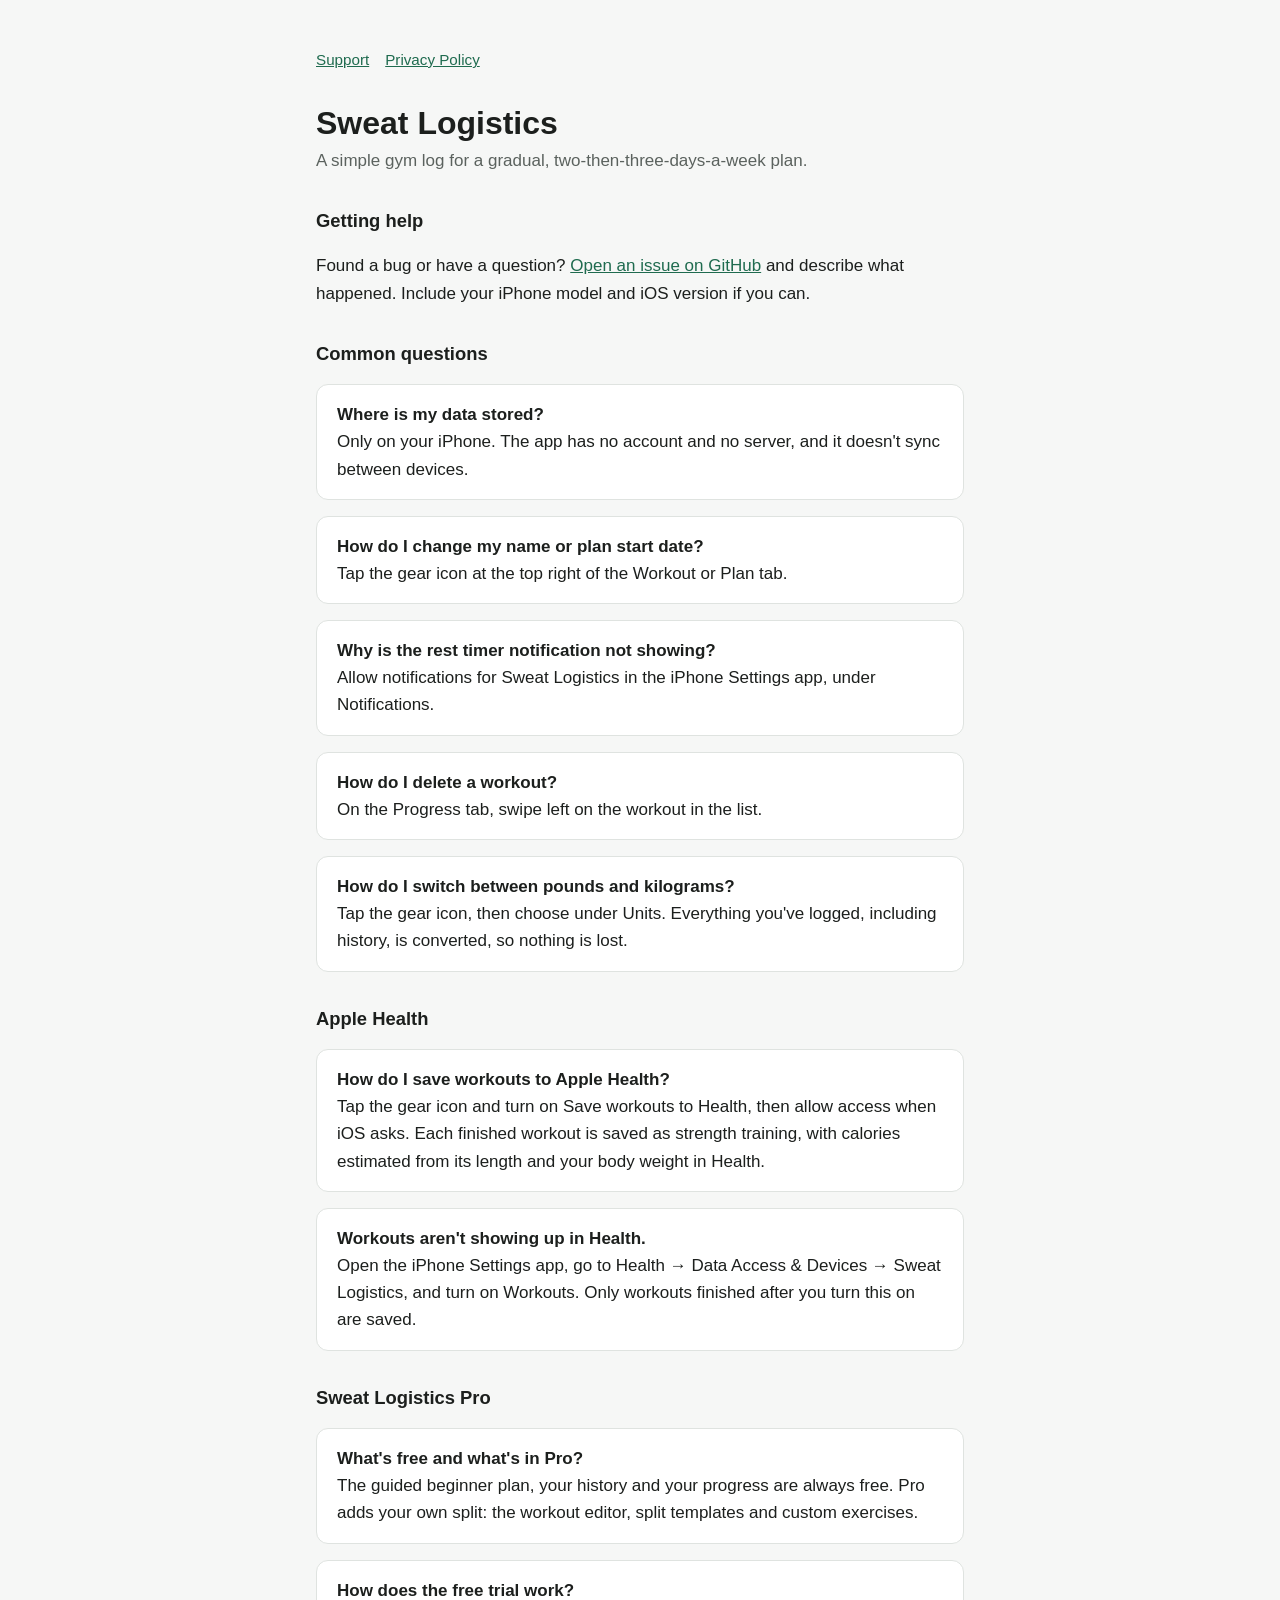
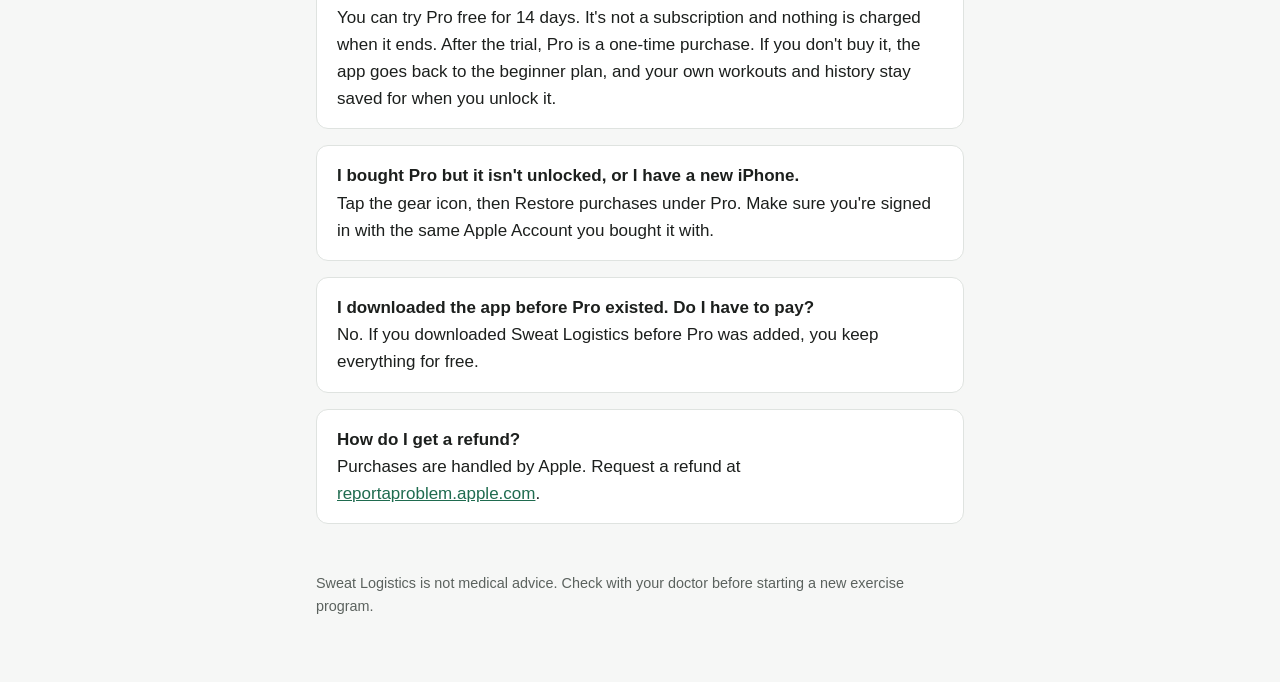
<file: index.html>
<!doctype html>
<html lang="en">
<head>
  <meta charset="utf-8">
  <meta name="viewport" content="width=device-width, initial-scale=1">
  <title>Sweat Logistics Support</title>
  <link rel="stylesheet" href="style.css">
</head>
<body>
<main>
  <nav><a href="./">Support</a><a href="privacy.html">Privacy Policy</a></nav>
  <h1>Sweat Logistics</h1>
  <p class="sub">A simple gym log for a gradual, two-then-three-days-a-week plan.</p>

  <h2>Getting help</h2>
  <p>Found a bug or have a question? <a href="https://github.com/b-cor/sweatlogistics-site/issues/new">Open an issue on GitHub</a> and describe what happened. Include your iPhone model and iOS version if you can.</p>

  <h2>Common questions</h2>
  <div class="card">
    <strong>Where is my data stored?</strong><br>
    Only on your iPhone. The app has no account and no server, and it doesn't sync between devices.
  </div>
  <div class="card">
    <strong>How do I change my name or plan start date?</strong><br>
    Tap the gear icon at the top right of the Workout or Plan tab.
  </div>
  <div class="card">
    <strong>Why is the rest timer notification not showing?</strong><br>
    Allow notifications for Sweat Logistics in the iPhone Settings app, under Notifications.
  </div>
  <div class="card">
    <strong>How do I delete a workout?</strong><br>
    On the Progress tab, swipe left on the workout in the list.
  </div>
  <div class="card">
    <strong>How do I switch between pounds and kilograms?</strong><br>
    Tap the gear icon, then choose under Units. Everything you've logged, including history, is converted, so nothing is lost.
  </div>

  <h2>Apple Health</h2>
  <div class="card">
    <strong>How do I save workouts to Apple Health?</strong><br>
    Tap the gear icon and turn on Save workouts to Health, then allow access when iOS asks. Each finished workout is saved as strength training, with calories estimated from its length and your body weight in Health.
  </div>
  <div class="card">
    <strong>Workouts aren't showing up in Health.</strong><br>
    Open the iPhone Settings app, go to Health → Data Access &amp; Devices → Sweat Logistics, and turn on Workouts. Only workouts finished after you turn this on are saved.
  </div>

  <h2>Sweat Logistics Pro</h2>
  <div class="card">
    <strong>What's free and what's in Pro?</strong><br>
    The guided beginner plan, your history and your progress are always free. Pro adds your own split: the workout editor, split templates and custom exercises.
  </div>
  <div class="card">
    <strong>How does the free trial work?</strong><br>
    You can try Pro free for 14 days. It's not a subscription and nothing is charged when it ends. After the trial, Pro is a one-time purchase. If you don't buy it, the app goes back to the beginner plan, and your own workouts and history stay saved for when you unlock it.
  </div>
  <div class="card">
    <strong>I bought Pro but it isn't unlocked, or I have a new iPhone.</strong><br>
    Tap the gear icon, then Restore purchases under Pro. Make sure you're signed in with the same Apple Account you bought it with.
  </div>
  <div class="card">
    <strong>I downloaded the app before Pro existed. Do I have to pay?</strong><br>
    No. If you downloaded Sweat Logistics before Pro was added, you keep everything for free.
  </div>
  <div class="card">
    <strong>How do I get a refund?</strong><br>
    Purchases are handled by Apple. Request a refund at <a href="https://reportaproblem.apple.com">reportaproblem.apple.com</a>.
  </div>

  <footer>Sweat Logistics is not medical advice. Check with your doctor before starting a new exercise program.</footer>
</main>
</body>
</html>
</file>
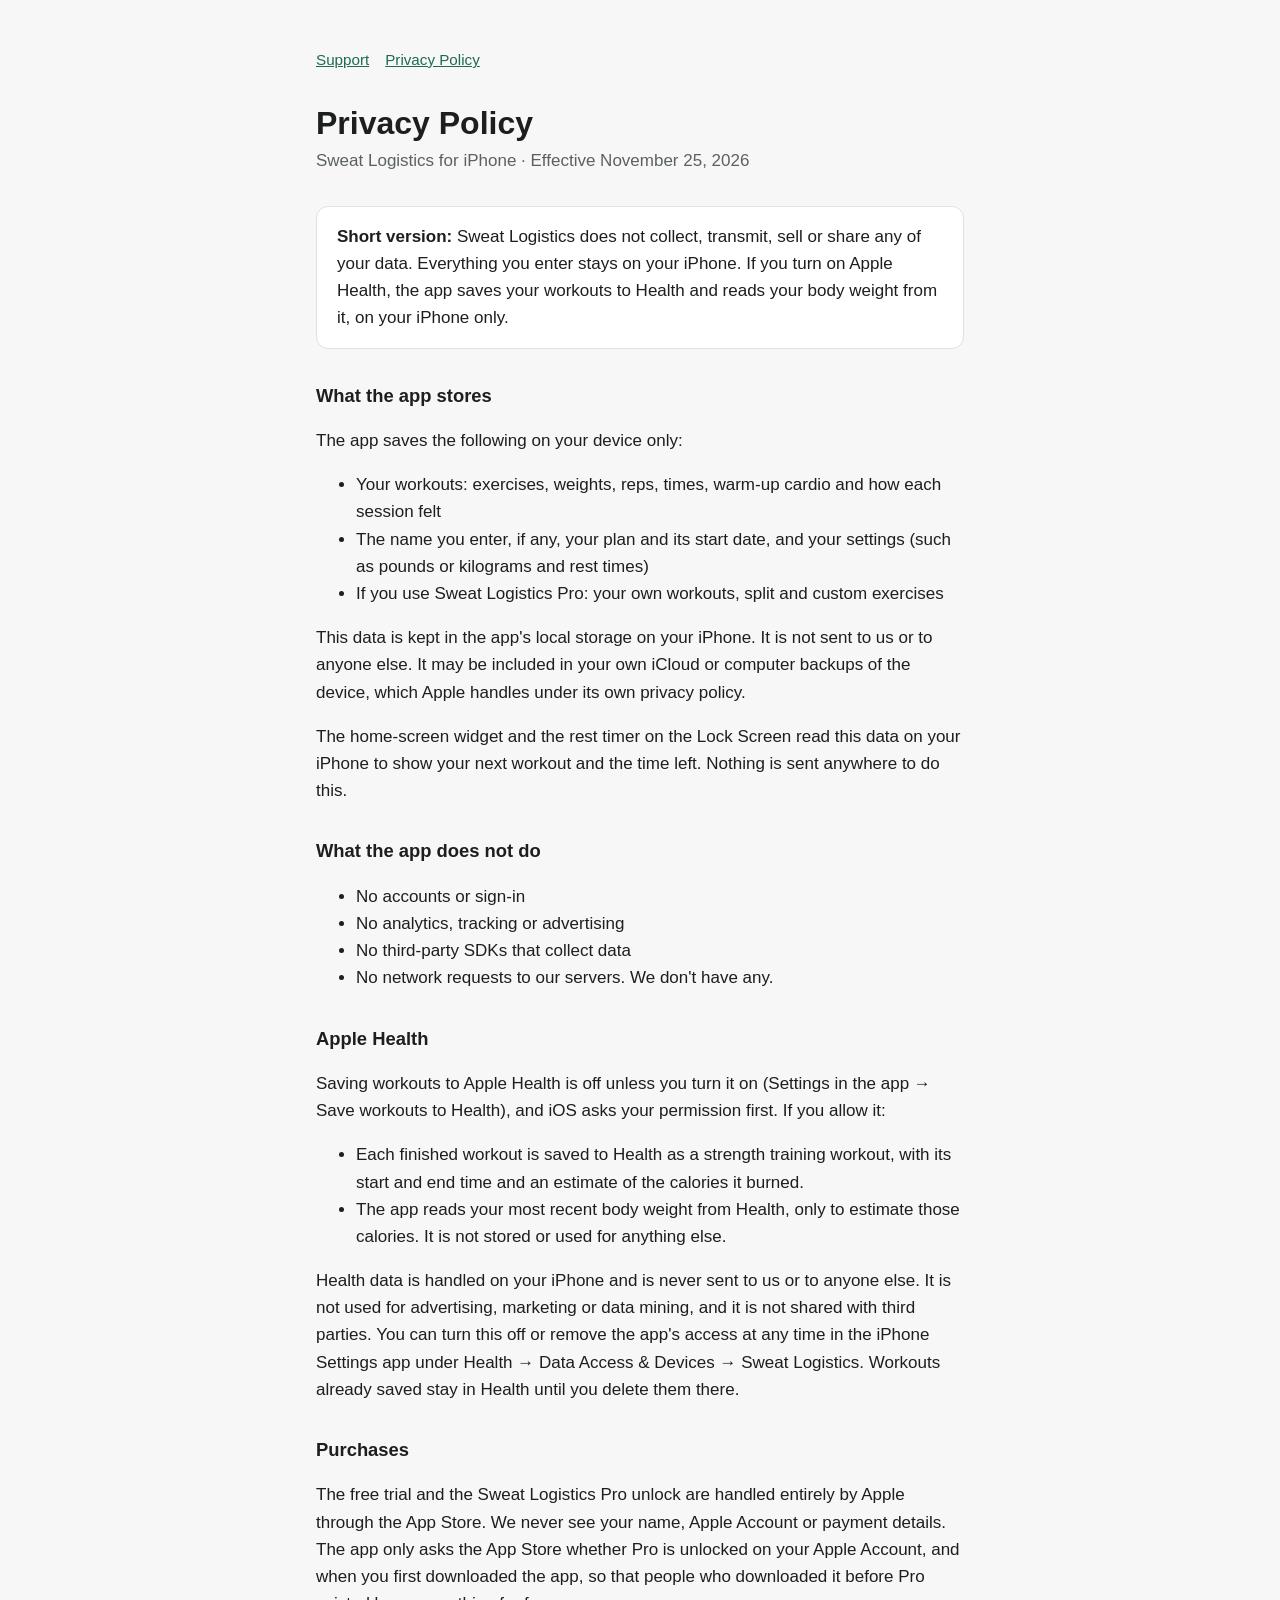
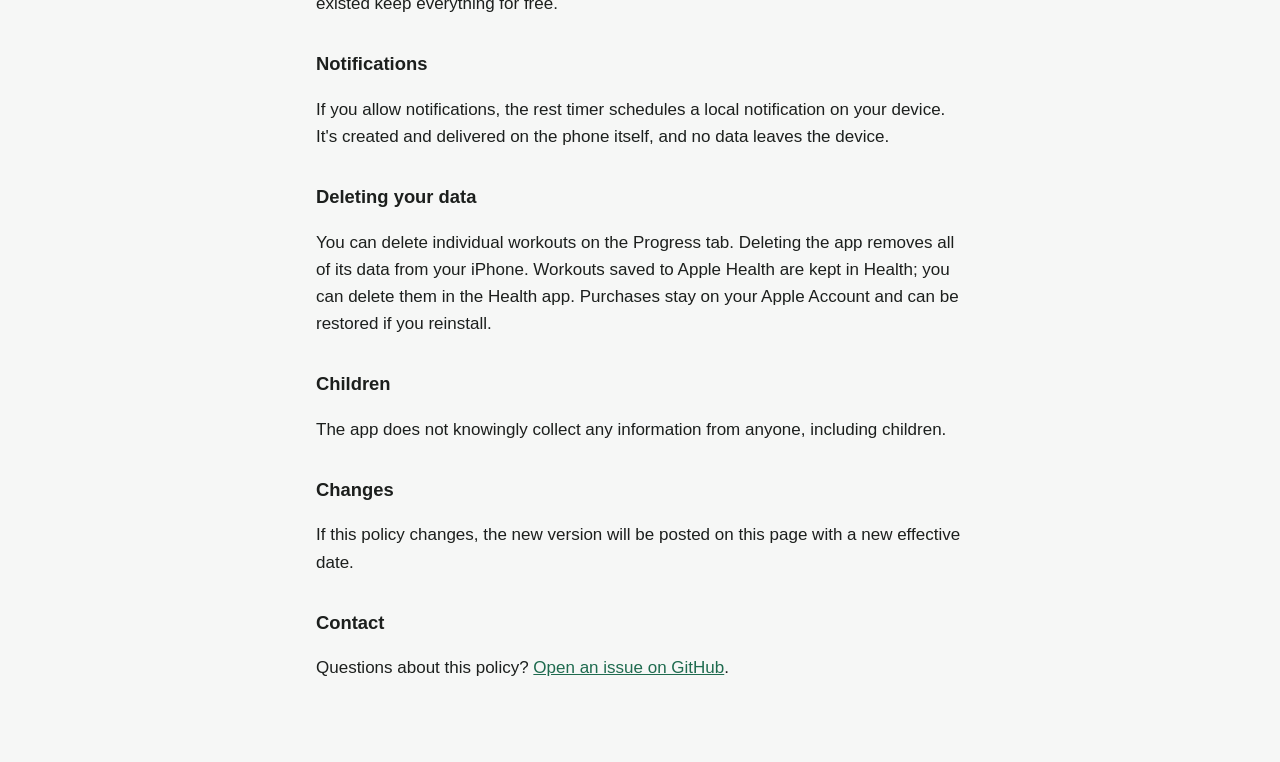
<file: privacy.html>
<!doctype html>
<html lang="en">
<head>
  <meta charset="utf-8">
  <meta name="viewport" content="width=device-width, initial-scale=1">
  <title>Sweat Logistics Privacy</title>
  <link rel="stylesheet" href="style.css">
</head>
<body>
<main>
  <nav><a href="./">Support</a><a href="privacy.html">Privacy Policy</a></nav>
  <h1>Privacy Policy</h1>
  <p class="sub">Sweat Logistics for iPhone · Effective November 25, 2026</p>

  <div class="card"><strong>Short version:</strong> Sweat Logistics does not collect, transmit, sell or share any of your data. Everything you enter stays on your iPhone. If you turn on Apple Health, the app saves your workouts to Health and reads your body weight from it, on your iPhone only.</div>

  <h2>What the app stores</h2>
  <p>The app saves the following on your device only:</p>
  <ul>
    <li>Your workouts: exercises, weights, reps, times, warm-up cardio and how each session felt</li>
    <li>The name you enter, if any, your plan and its start date, and your settings (such as pounds or kilograms and rest times)</li>
    <li>If you use Sweat Logistics Pro: your own workouts, split and custom exercises</li>
  </ul>
  <p>This data is kept in the app's local storage on your iPhone. It is not sent to us or to anyone else. It may be included in your own iCloud or computer backups of the device, which Apple handles under its own privacy policy.</p>
  <p>The home-screen widget and the rest timer on the Lock Screen read this data on your iPhone to show your next workout and the time left. Nothing is sent anywhere to do this.</p>

  <h2>What the app does not do</h2>
  <ul>
    <li>No accounts or sign-in</li>
    <li>No analytics, tracking or advertising</li>
    <li>No third-party SDKs that collect data</li>
    <li>No network requests to our servers. We don't have any.</li>
  </ul>

  <h2>Apple Health</h2>
  <p>Saving workouts to Apple Health is off unless you turn it on (Settings in the app → Save workouts to Health), and iOS asks your permission first. If you allow it:</p>
  <ul>
    <li>Each finished workout is saved to Health as a strength training workout, with its start and end time and an estimate of the calories it burned.</li>
    <li>The app reads your most recent body weight from Health, only to estimate those calories. It is not stored or used for anything else.</li>
  </ul>
  <p>Health data is handled on your iPhone and is never sent to us or to anyone else. It is not used for advertising, marketing or data mining, and it is not shared with third parties. You can turn this off or remove the app's access at any time in the iPhone Settings app under Health → Data Access &amp; Devices → Sweat Logistics. Workouts already saved stay in Health until you delete them there.</p>

  <h2>Purchases</h2>
  <p>The free trial and the Sweat Logistics Pro unlock are handled entirely by Apple through the App Store. We never see your name, Apple Account or payment details. The app only asks the App Store whether Pro is unlocked on your Apple Account, and when you first downloaded the app, so that people who downloaded it before Pro existed keep everything for free.</p>

  <h2>Notifications</h2>
  <p>If you allow notifications, the rest timer schedules a local notification on your device. It's created and delivered on the phone itself, and no data leaves the device.</p>

  <h2>Deleting your data</h2>
  <p>You can delete individual workouts on the Progress tab. Deleting the app removes all of its data from your iPhone. Workouts saved to Apple Health are kept in Health; you can delete them in the Health app. Purchases stay on your Apple Account and can be restored if you reinstall.</p>

  <h2>Children</h2>
  <p>The app does not knowingly collect any information from anyone, including children.</p>

  <h2>Changes</h2>
  <p>If this policy changes, the new version will be posted on this page with a new effective date.</p>

  <h2>Contact</h2>
  <p>Questions about this policy? <a href="https://github.com/b-cor/sweatlogistics-site/issues/new">Open an issue on GitHub</a>.</p>
</main>
</body>
</html>
</file>
<file: style.css>
:root {
  --bg: #f6f7f6;
  --text: #1c1f1d;
  --muted: #5b625e;
  --accent: #1f6b4f;
  --card: #ffffff;
  --border: #dfe3e0;
}
@media (prefers-color-scheme: dark) {
  :root {
    --bg: #121413;
    --text: #e8ebe9;
    --muted: #a3aaa6;
    --accent: #6fcfa5;
    --card: #1b1e1c;
    --border: #2c302e;
  }
}
* { box-sizing: border-box; }
body {
  margin: 0;
  background: var(--bg);
  color: var(--text);
  font: 17px/1.6 -apple-system, BlinkMacSystemFont, "Segoe UI", Roboto, sans-serif;
}
main { max-width: 680px; margin: 0 auto; padding: 48px 16px 64px; }
h1 { font-size: 2rem; line-height: 1.2; margin: 0 0 4px; }
h2 { font-size: 1.15rem; margin: 32px 0 8px; }
.sub { color: var(--muted); margin: 0 0 32px; }
a { color: var(--accent); }
.card {
  background: var(--card);
  border: 1px solid var(--border);
  border-radius: 12px;
  padding: 16px 20px;
  margin: 16px 0;
}
nav { margin-bottom: 32px; font-size: 0.95rem; }
nav a { margin-right: 16px; }
footer { margin-top: 48px; color: var(--muted); font-size: 0.9rem; }
</file>
